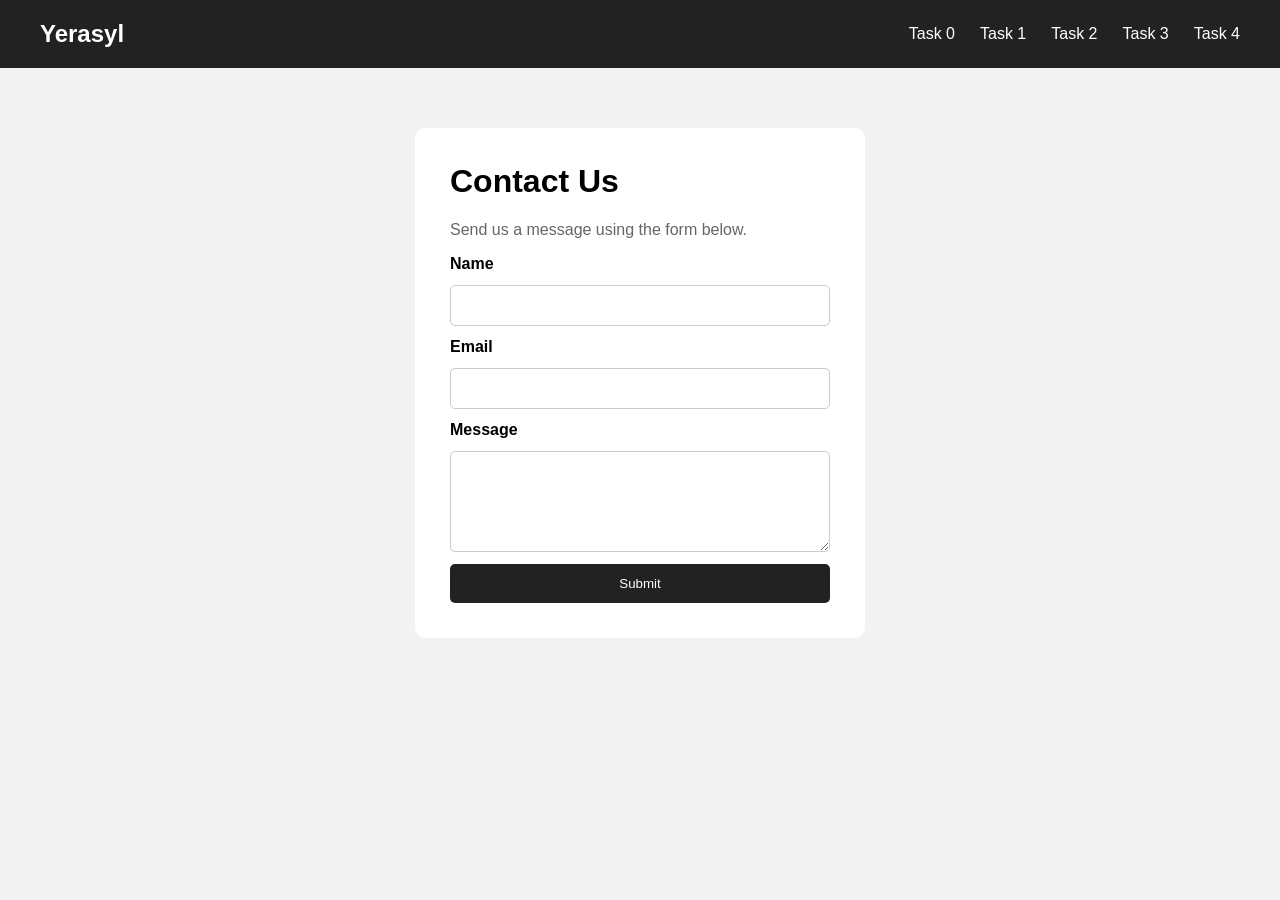
<file: index.html>
<!DOCTYPE html>
<html lang="en">

<head>
    <meta charset="UTF-8">
    <meta name="viewport" content="width=device-width, initial-scale=1.0">
    <title>Task 0 - Contact Form</title>
    <link rel="stylesheet" href="styles.css">
</head>

<body>

    <header class="navbar">
        <div class="logo">Yerasyl</div>

        <nav>
            <a href="index.html">Task 0</a>
            <a href="task1/index.html">Task 1</a>
            <a href="task2/index.html">Task 2</a>
            <a href="task3/index.html">Task 3</a>
            <a href="task4/index.html">Task 4</a>
        </nav>
    </header>

    <main>
        <div class="form-container">
            <h1>Contact Us</h1>
            <p>Send us a message using the form below.</p>

            <form action="#" method="get">

                <label for="name">Name</label>
                <input type="text" id="name" name="name">

                <label for="email">Email</label>
                <input type="email" id="email" name="email">

                <label for="message">Message</label>
                <textarea id="message" name="message" rows="5"></textarea>

                <button type="submit">Submit</button>

            </form>
        </div>
    </main>

</body>
</html>
</file>
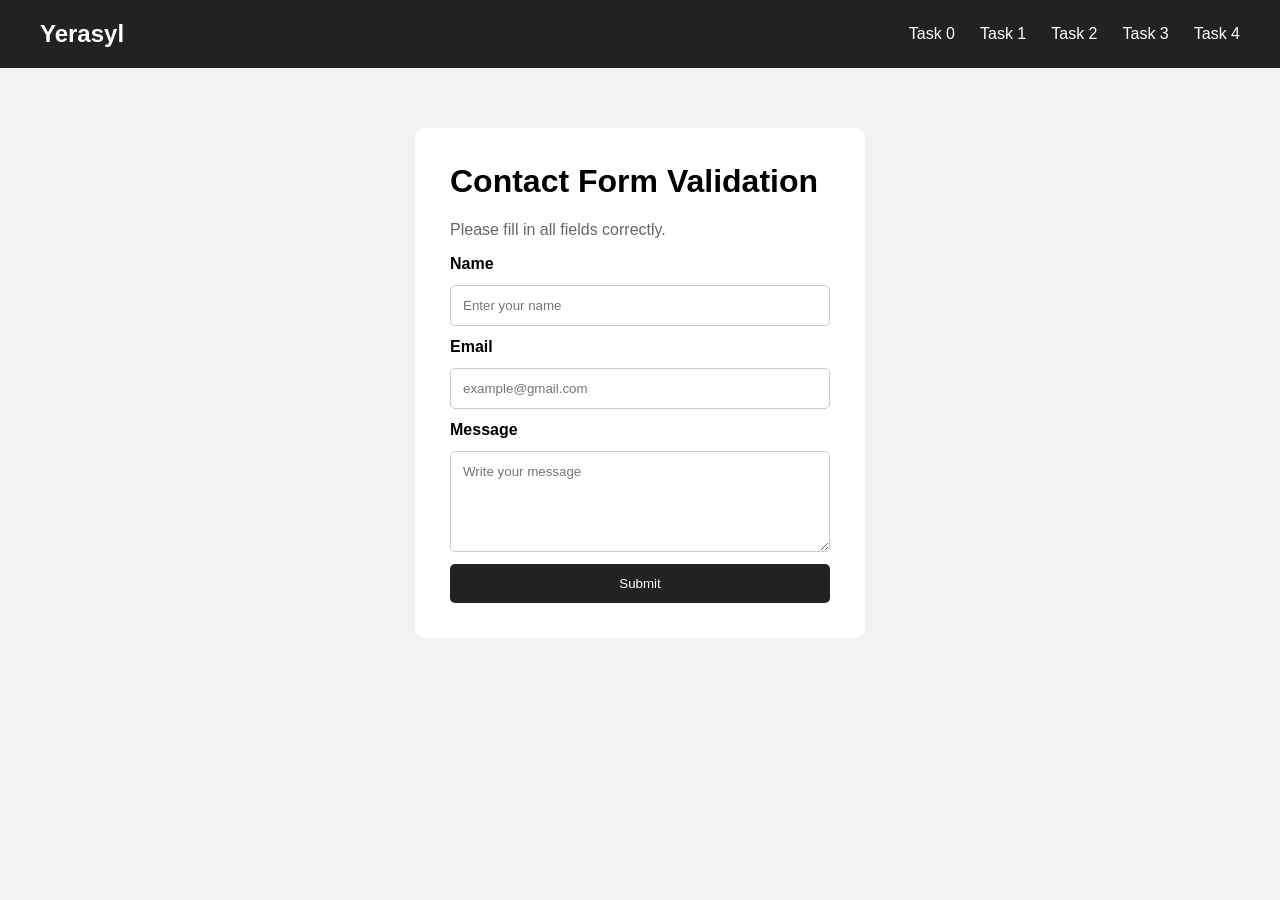
<file: task1/index.html>
<!DOCTYPE html>
<html lang="en">

<head>
    <meta charset="UTF-8">
    <meta name="viewport" content="width=device-width, initial-scale=1.0">
    <title>Task 1 - HTML5 Validation</title>
    <link rel="stylesheet" href="styles.css">
</head>

<body>

    <header class="navbar">
        <div class="logo">Yerasyl</div>

        <nav>
            <a href="../index.html">Task 0</a>
            <a href="index.html">Task 1</a>
            <a href="../task2/index.html">Task 2</a>
            <a href="../task3/index.html">Task 3</a>
            <a href="../task4/index.html">Task 4</a>
        </nav>
    </header>

    <main>
        <div class="form-container">

            <h1>Contact Form Validation</h1>
            <p>Please fill in all fields correctly.</p>

            <form action="#" method="get">

                <label for="name">Name</label>
                <input
                    type="text"
                    id="name"
                    name="name"
                    required
                    minlength="2"
                    maxlength="30"
                    placeholder="Enter your name"
                >

                <label for="email">Email</label>
                <input
                    type="email"
                    id="email"
                    name="email"
                    required
                    placeholder="example@gmail.com"
                >

                <label for="message">Message</label>
                <textarea
                    id="message"
                    name="message"
                    rows="5"
                    required
                    minlength="10"
                    maxlength="200"
                    placeholder="Write your message"
                ></textarea>

                <button type="submit">Submit</button>

            </form>

        </div>
    </main>

</body>
</html>
</file>
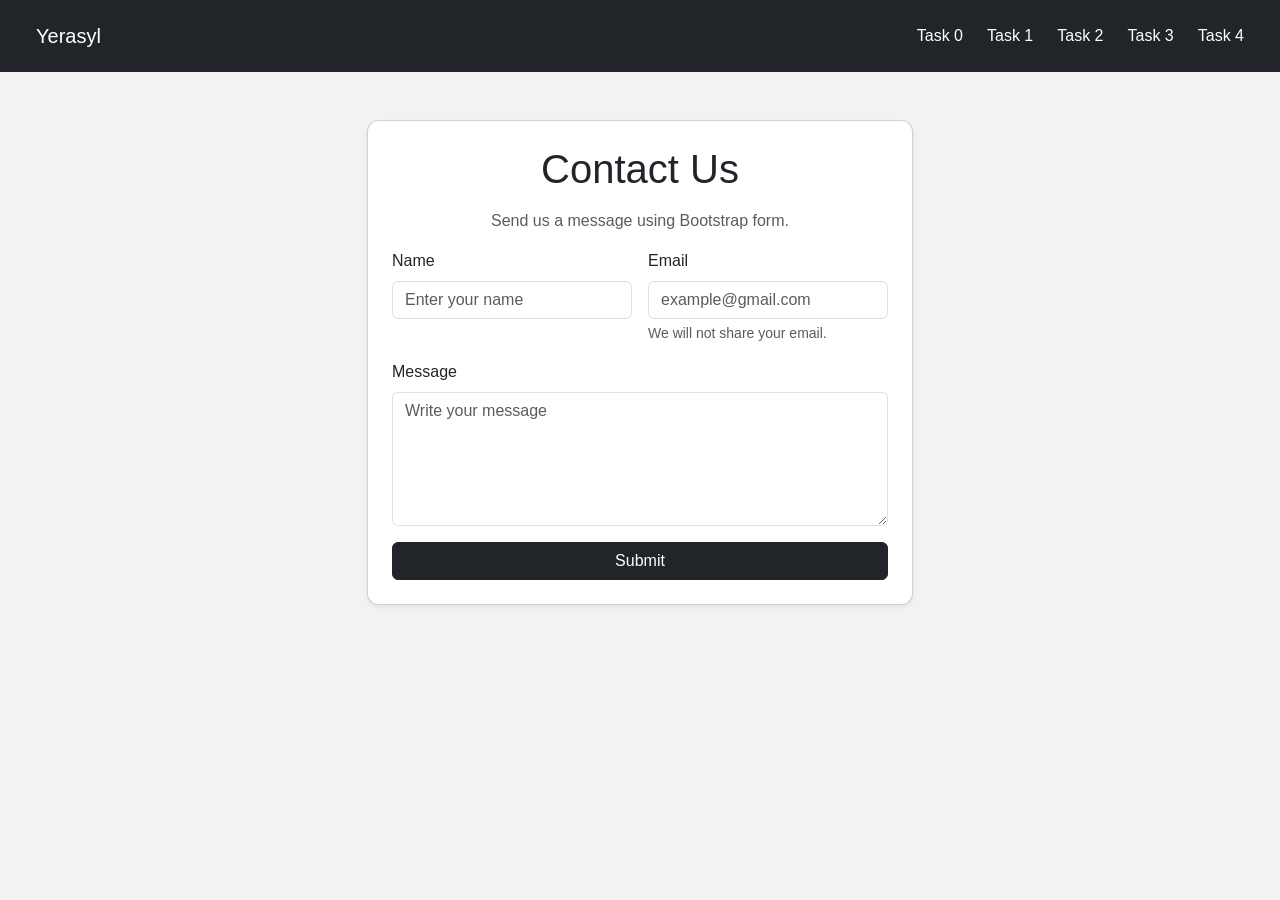
<file: task2/index.html>
<!DOCTYPE html>
<html lang="en">

<head>
    <meta charset="UTF-8">
    <meta name="viewport" content="width=device-width, initial-scale=1.0">
    <title>Task 2 - Bootstrap Form</title>

    <link href="https://cdn.jsdelivr.net/npm/bootstrap@5.3.3/dist/css/bootstrap.min.css" rel="stylesheet">
    <link rel="stylesheet" href="styles.css">
</head>

<body>

    <header class="navbar navbar-dark bg-dark px-4 py-3">
        <div class="container-fluid">
            <a class="navbar-brand" href="#">Yerasyl</a>

            <nav class="d-flex gap-4">
                <a href="../index.html">Task 0</a>
                <a href="../task1/index.html">Task 1</a>
                <a href="index.html">Task 2</a>
                <a href="../task3/index.html">Task 3</a>
                <a href="../task4/index.html">Task 4</a>
            </nav>
        </div>
    </header>

    <main class="container my-5">

        <div class="row justify-content-center">
            <div class="col-md-8 col-lg-6">

                <div class="card shadow-sm p-4">

                    <h1 class="text-center mb-3">Contact Us</h1>
                    <p class="text-center text-muted">
                        Send us a message using Bootstrap form.
                    </p>

                    <form action="#" method="get">

                        <div class="row g-3">

                            <div class="col-md-6">
                                <label for="name" class="form-label">Name</label>
                                <input type="text" class="form-control"
                                       id="name" name="name"
                                       placeholder="Enter your name">
                            </div>

                            <div class="col-md-6">
                                <label for="email" class="form-label">Email</label>
                                <input type="email" class="form-control"
                                       id="email" name="email"
                                       placeholder="example@gmail.com">
                                <div class="form-text">
                                    We will not share your email.
                                </div>
                            </div>

                            <div class="col-12">
                                <label for="message" class="form-label">Message</label>
                                <textarea class="form-control"
                                          id="message" name="message"
                                          rows="5"
                                          placeholder="Write your message"></textarea>
                            </div>

                            <div class="col-12">
                                <button type="submit" class="btn btn-dark w-100">
                                    Submit
                                </button>
                            </div>

                        </div>

                    </form>

                </div>

            </div>
        </div>

    </main>

</body>
</html>
</file>
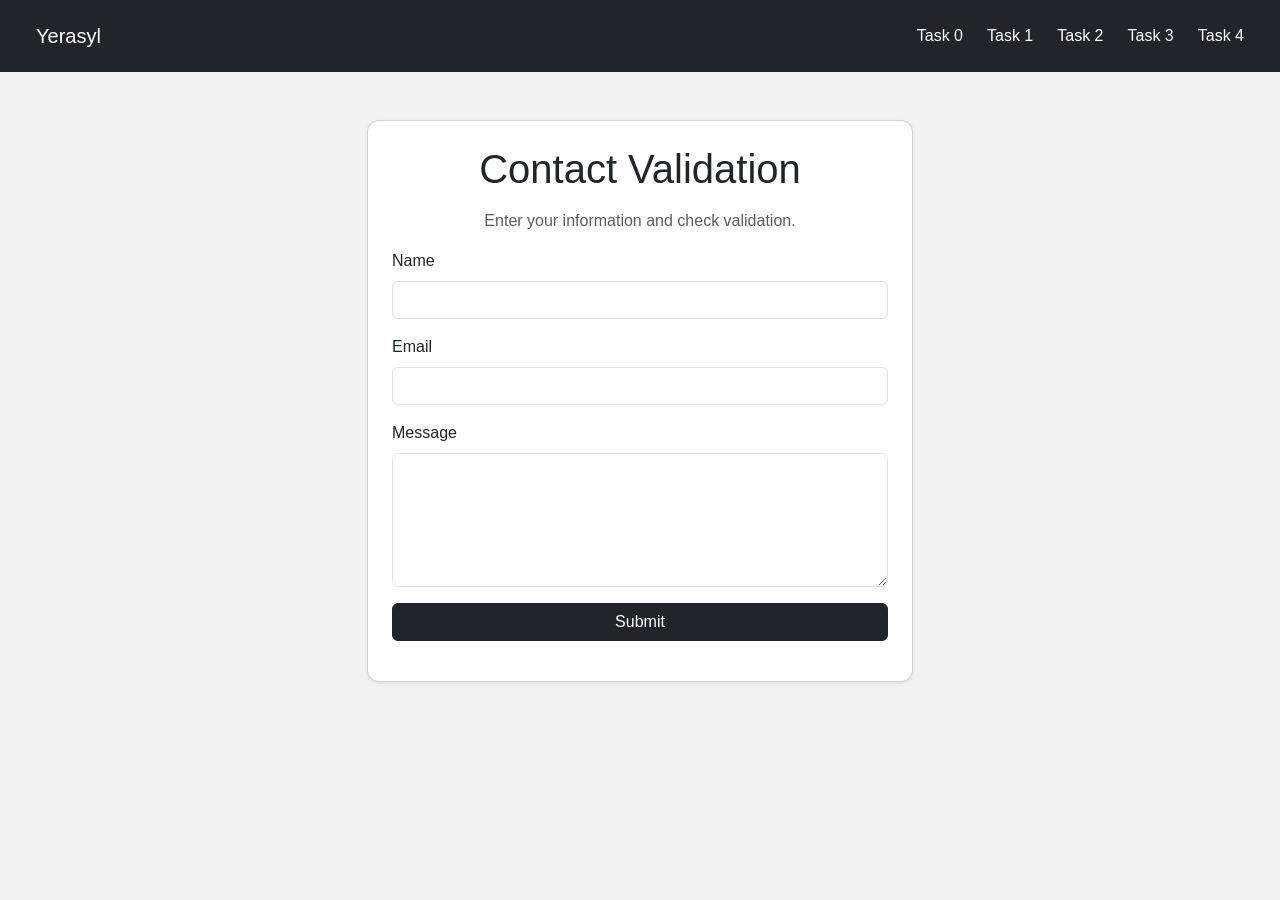
<file: task3/index.html>
<!DOCTYPE html>
<html lang="en">

<head>
    <meta charset="UTF-8">
    <meta name="viewport" content="width=device-width, initial-scale=1.0">
    <title>Task 3 - Bootstrap Validation</title>

    <link href="https://cdn.jsdelivr.net/npm/bootstrap@5.3.3/dist/css/bootstrap.min.css" rel="stylesheet">
    <link rel="stylesheet" href="styles.css">
</head>

<body>

    <header class="navbar navbar-dark bg-dark px-4 py-3">
        <div class="container-fluid">
            <a class="navbar-brand" href="#">Yerasyl</a>

            <nav class="d-flex gap-4">
                <a href="../index.html">Task 0</a>
                <a href="../task1/index.html">Task 1</a>
                <a href="../task2/index.html">Task 2</a>
                <a href="index.html">Task 3</a>
                <a href="../task4/index.html">Task 4</a>
            </nav>
        </div>
    </header>

    <main class="container my-5">
        <div class="row justify-content-center">
            <div class="col-md-8 col-lg-6">

                <div class="card shadow-sm p-4">
                    <h1 class="text-center mb-3">Contact Validation</h1>
                    <p class="text-center text-muted">
                        Enter your information and check validation.
                    </p>

                    <form id="contactForm" novalidate>

                        <div class="mb-3">
                            <label for="name" class="form-label">Name</label>
                            <input type="text" class="form-control"
                                   id="name" required minlength="2">

                            <div class="valid-feedback">Looks good!</div>
                            <div class="invalid-feedback">
                                Please enter at least 2 characters.
                            </div>
                        </div>

                        <div class="mb-3">
                            <label for="email" class="form-label">Email</label>
                            <input type="email" class="form-control"
                                   id="email" required>

                            <div class="valid-feedback">Looks good!</div>
                            <div class="invalid-feedback">
                                Please enter a valid email address.
                            </div>
                        </div>

                        <div class="mb-3">
                            <label for="message" class="form-label">Message</label>
                            <textarea class="form-control"
                                      id="message" rows="5"
                                      required minlength="10"></textarea>

                            <div class="valid-feedback">Looks good!</div>
                            <div class="invalid-feedback">
                                Please enter at least 10 characters.
                            </div>
                        </div>

                        <button type="submit" class="btn btn-dark w-100">
                            Submit
                        </button>

                        <p id="successMessage" class="text-success mt-3"></p>

                    </form>
                </div>

            </div>
        </div>
    </main>

    <script>
        const form = document.getElementById("contactForm");
        const fields = form.querySelectorAll("input, textarea");
        const successMessage = document.getElementById("successMessage");

        form.addEventListener("submit", function(event) {
            event.preventDefault();

            let allValid = true;
            successMessage.textContent = "";

            fields.forEach(function(field) {
                field.classList.remove("is-valid", "is-invalid");

                if (field.checkValidity()) {
                    field.classList.add("is-valid");
                } else {
                    field.classList.add("is-invalid");
                    allValid = false;
                }
            });

            if (allValid) {
                successMessage.textContent =
                    "Your form has been validated successfully!";
            }
        });
    </script>

</body>
</html>
</file>
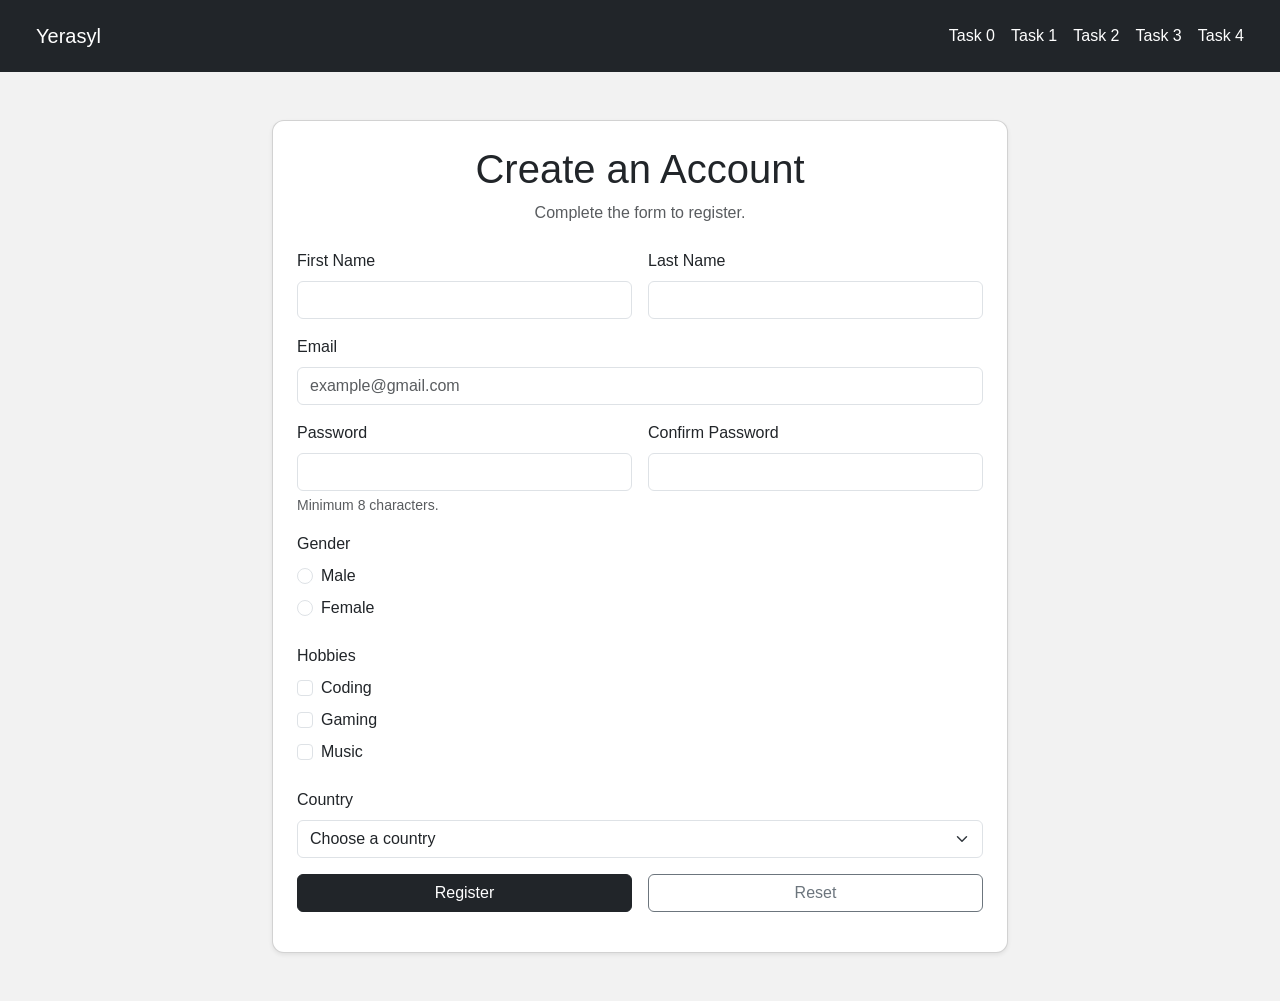
<file: task4/index.html>
<!DOCTYPE html>
<html lang="en">

<head>
    <meta charset="UTF-8">
    <meta name="viewport" content="width=device-width, initial-scale=1.0">
    <title>Task 4 - Registration Form</title>

    <link href="https://cdn.jsdelivr.net/npm/bootstrap@5.3.3/dist/css/bootstrap.min.css" rel="stylesheet">
    <link rel="stylesheet" href="styles.css">
</head>

<body>

    <header class="navbar navbar-dark bg-dark px-4 py-3">
        <div class="container-fluid">
            <a class="navbar-brand" href="../index.html">Yerasyl</a>

            <nav class="d-flex flex-wrap gap-3">
                <a href="../index.html">Task 0</a>
                <a href="../task1/index.html">Task 1</a>
                <a href="../task2/index.html">Task 2</a>
                <a href="../task3/index.html">Task 3</a>
                <a href="index.html">Task 4</a>
            </nav>
        </div>
    </header>

    <main class="container my-5">
        <div class="row justify-content-center">
            <div class="col-md-10 col-lg-8">

                <div class="card shadow-sm p-4">

                    <h1 class="text-center mb-2">Create an Account</h1>
                    <p class="text-center text-muted mb-4">
                        Complete the form to register.
                    </p>

                    <form id="registrationForm" novalidate>

                        <div class="row g-3">

                            <div class="col-md-6">
                                <label for="firstName" class="form-label">First Name</label>
                                <input type="text" class="form-control"
                                       id="firstName" required minlength="2">
                                <div class="valid-feedback">Looks good!</div>
                                <div class="invalid-feedback">Enter at least 2 characters.</div>
                            </div>

                            <div class="col-md-6">
                                <label for="lastName" class="form-label">Last Name</label>
                                <input type="text" class="form-control"
                                       id="lastName" required minlength="2">
                                <div class="valid-feedback">Looks good!</div>
                                <div class="invalid-feedback">Enter at least 2 characters.</div>
                            </div>

                            <div class="col-12">
                                <label for="email" class="form-label">Email</label>
                                <input type="email" class="form-control"
                                       id="email" required placeholder="example@gmail.com">
                                <div class="valid-feedback">Looks good!</div>
                                <div class="invalid-feedback">Enter a valid email.</div>
                            </div>

                            <div class="col-md-6">
                                <label for="password" class="form-label">Password</label>
                                <input type="password" class="form-control"
                                       id="password" required minlength="8">
                                <div class="form-text">Minimum 8 characters.</div>
                                <div class="valid-feedback">Looks good!</div>
                                <div class="invalid-feedback">Use at least 8 characters.</div>
                            </div>

                            <div class="col-md-6">
                                <label for="confirmPassword" class="form-label">
                                    Confirm Password
                                </label>
                                <input type="password" class="form-control"
                                       id="confirmPassword" required minlength="8">
                                <div class="valid-feedback">Passwords match!</div>
                                <div class="invalid-feedback">
                                    Passwords must match.
                                </div>
                            </div>

                            <fieldset class="col-12">
                                <legend class="fs-6">Gender</legend>

                                <div class="form-check">
                                    <input class="form-check-input" type="radio"
                                           name="gender" id="male" value="male" required>
                                    <label class="form-check-label" for="male">Male</label>
                                </div>

                                <div class="form-check">
                                    <input class="form-check-input" type="radio"
                                           name="gender" id="female" value="female">
                                    <label class="form-check-label" for="female">Female</label>
                                </div>

                                <div id="genderFeedback" class="invalid-feedback d-block d-none">
                                    Please select a gender.
                                </div>
                            </fieldset>

                            <fieldset class="col-12">
                                <legend class="fs-6">Hobbies</legend>

                                <div class="form-check">
                                    <input class="form-check-input" type="checkbox"
                                           id="coding" name="hobbies" value="coding">
                                    <label class="form-check-label" for="coding">Coding</label>
                                </div>

                                <div class="form-check">
                                    <input class="form-check-input" type="checkbox"
                                           id="gaming" name="hobbies" value="gaming">
                                    <label class="form-check-label" for="gaming">Gaming</label>
                                </div>

                                <div class="form-check">
                                    <input class="form-check-input" type="checkbox"
                                           id="music" name="hobbies" value="music">
                                    <label class="form-check-label" for="music">Music</label>
                                </div>
                            </fieldset>

                            <div class="col-12">
                                <label for="country" class="form-label">Country</label>
                                <select id="country" class="form-select" required>
                                    <option value="">Choose a country</option>
                                    <option value="kz">Kazakhstan</option>
                                    <option value="uz">Uzbekistan</option>
                                    <option value="kg">Kyrgyzstan</option>
                                    <option value="other">Other</option>
                                </select>
                                <div class="valid-feedback">Looks good!</div>
                                <div class="invalid-feedback">Select a country.</div>
                            </div>

                            <div class="col-md-6">
                                <button type="submit" class="btn btn-dark w-100">
                                    Register
                                </button>
                            </div>

                            <div class="col-md-6">
                                <button type="reset" class="btn btn-outline-secondary w-100">
                                    Reset
                                </button>
                            </div>

                        </div>

                        <p id="successMessage" class="text-success mt-3 mb-0"></p>

                    </form>
                </div>

            </div>
        </div>
    </main>

    <script src="script.js"></script>

</body>
</html>
</file>
<file: styles.css>
* {
    box-sizing: border-box;
}

body {
    margin: 0;
    font-family: Arial, sans-serif;
    background-color: #f2f2f2;
}

.navbar {
    display: flex;
    justify-content: space-between;
    align-items: center;
    padding: 20px 40px;
    background-color: #222;
}

.logo {
    color: white;
    font-size: 24px;
    font-weight: bold;
}

nav {
    display: flex;
    gap: 25px;
}

nav a {
    color: white;
    text-decoration: none;
}

nav a:hover {
    color: lightblue;
}

main {
    display: flex;
    justify-content: center;
    padding: 60px 20px;
}

.form-container {
    background-color: white;
    padding: 35px;
    width: 450px;
    max-width: 100%;
    border-radius: 10px;
}

.form-container h1 {
    margin-top: 0;
}

.form-container p {
    color: #666;
}

form {
    display: flex;
    flex-direction: column;
    gap: 12px;
}

label {
    font-weight: bold;
}

input,
textarea {
    padding: 12px;
    border: 1px solid #ccc;
    border-radius: 5px;
    font-family: Arial, sans-serif;
}

button {
    padding: 12px;
    background-color: #222;
    color: white;
    border: none;
    border-radius: 5px;
    cursor: pointer;
}

button:hover {
    background-color: #555;
}
</file>
<file: task1/styles.css>
* {
    box-sizing: border-box;
}

body {
    margin: 0;
    font-family: Arial, sans-serif;
    background-color: #f2f2f2;
}

.navbar {
    display: flex;
    justify-content: space-between;
    align-items: center;
    padding: 20px 40px;
    background-color: #222;
}

.logo {
    color: white;
    font-size: 24px;
    font-weight: bold;
}

nav {
    display: flex;
    gap: 25px;
}

nav a {
    color: white;
    text-decoration: none;
}

nav a:hover {
    color: lightblue;
}

main {
    display: flex;
    justify-content: center;
    padding: 60px 20px;
}

.form-container {
    background-color: white;
    padding: 35px;
    width: 450px;
    max-width: 100%;
    border-radius: 10px;
}

.form-container h1 {
    margin-top: 0;
}

.form-container p {
    color: #666;
}

form {
    display: flex;
    flex-direction: column;
    gap: 12px;
}

label {
    font-weight: bold;
}

input,
textarea {
    padding: 12px;
    border: 1px solid #ccc;
    border-radius: 5px;
    font-family: Arial, sans-serif;
}

button {
    padding: 12px;
    background-color: #222;
    color: white;
    border: none;
    border-radius: 5px;
    cursor: pointer;
}

button:hover {
    background-color: #555;
}

input:focus,
textarea:focus {
    outline: none;
    border-color: #444;
}

input:invalid:not(:placeholder-shown),
textarea:invalid:not(:placeholder-shown) {
    border-color: #d9534f;
}

input:valid:not(:placeholder-shown),
textarea:valid:not(:placeholder-shown) {
    border-color: #28a745;
}
</file>
<file: task2/styles.css>
body {
    background-color: #f2f2f2;
    font-family: Arial, sans-serif;
}

nav a {
    color: white;
    text-decoration: none;
}

nav a:hover {
    color: lightblue;
}

.card {
    border-radius: 12px;
}
</file>
<file: task3/styles.css>
body {
    background-color: #f2f2f2;
    font-family: Arial, sans-serif;
}

nav a {
    color: white;
    text-decoration: none;
}

nav a:hover {
    color: lightblue;
}

.card {
    border-radius: 12px;
}
</file>
<file: task4/styles.css>
body {
    background-color: #f2f2f2;
    font-family: Arial, sans-serif;
}

nav a {
    color: white;
    text-decoration: none;
}

nav a:hover {
    color: lightblue;
}

.card {
    border-radius: 12px;
}

.form-check {
    margin-bottom: 8px;
}

fieldset {
    border: 0;
}
</file>
